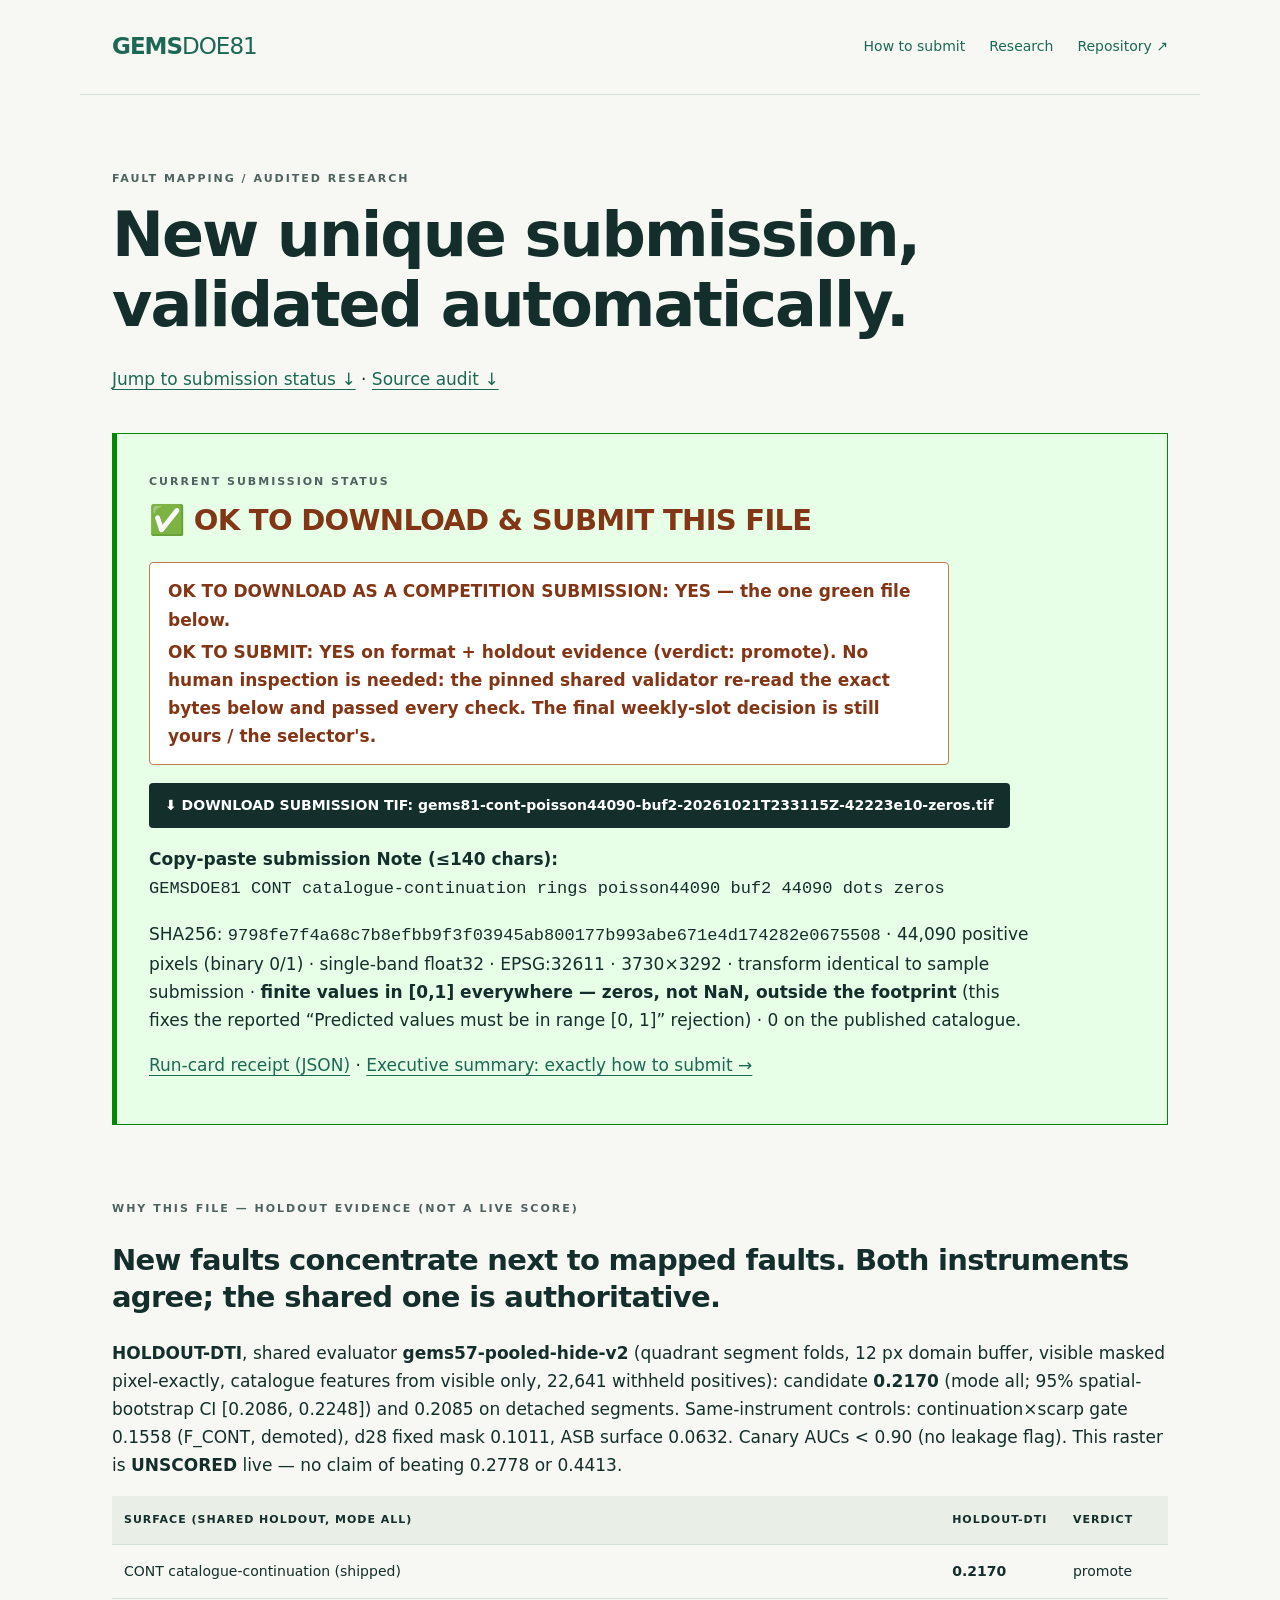
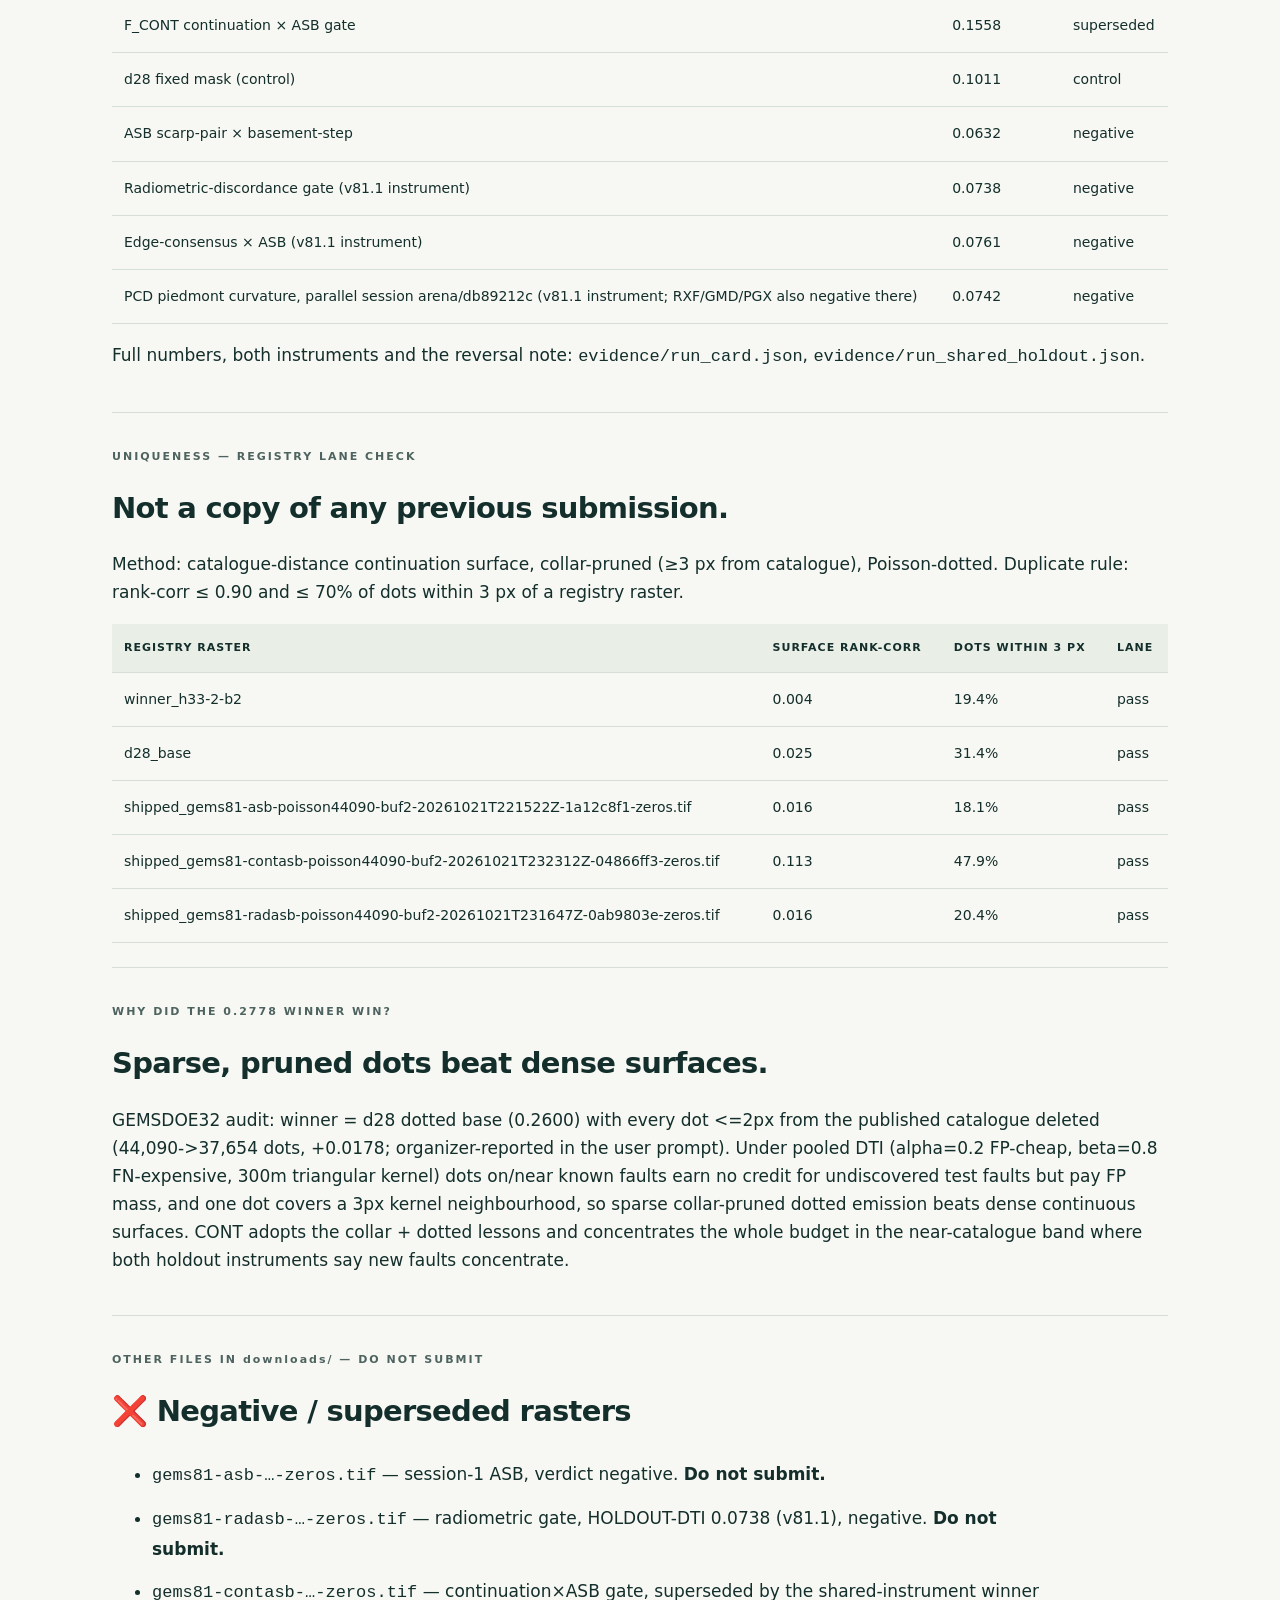
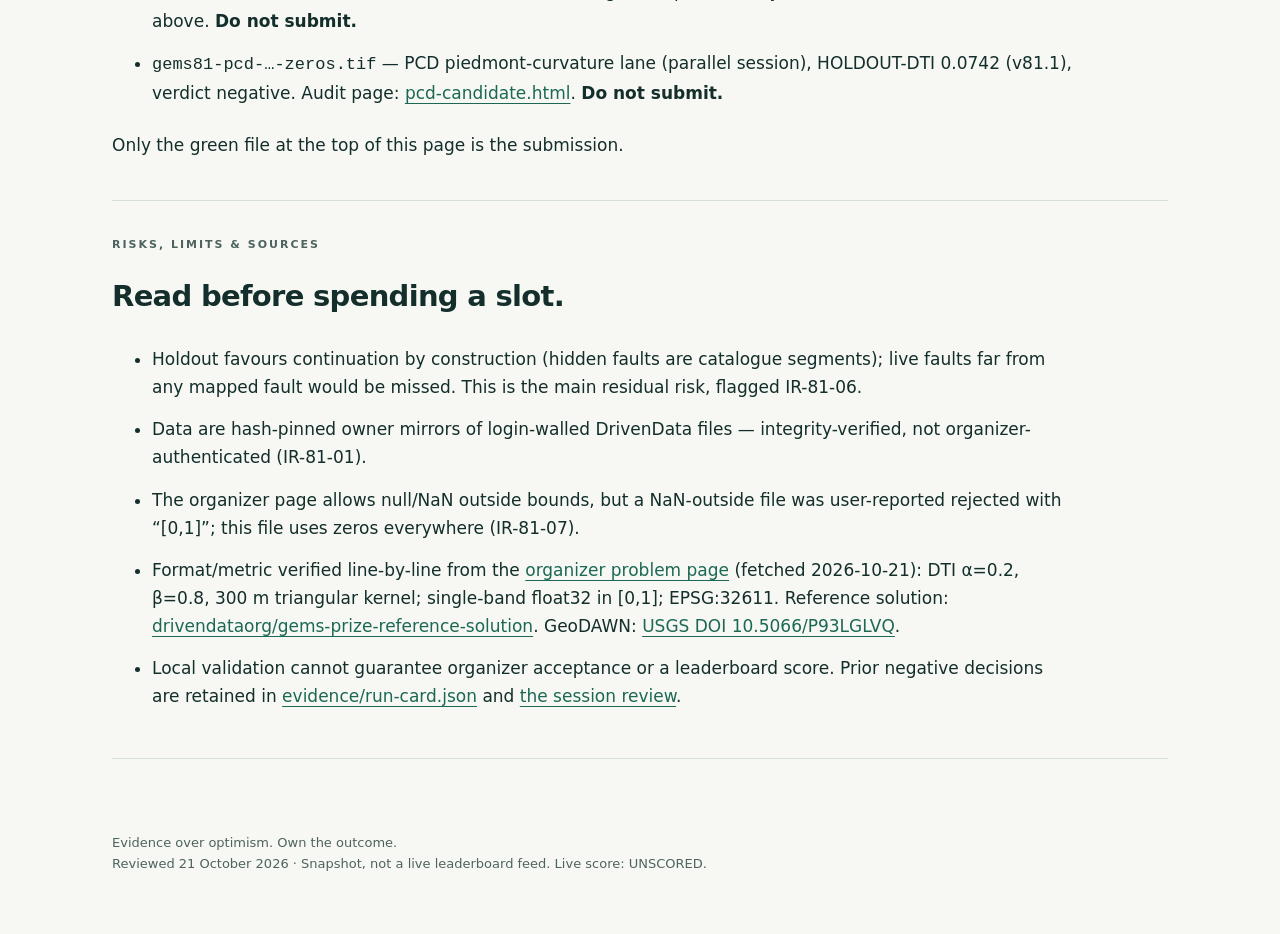
<file: index.html>
<!doctype html><html lang="en"><meta charset="utf-8"><meta name="viewport" content="width=device-width,initial-scale=1"><meta http-equiv="refresh" content="0;url=docs/index.html"><title>GEMSDOE81 · Submission audit</title><body><h1>GEMSDOE81</h1><p>Do not submit: no new TIF is authorized.</p><p><a href="docs/index.html">Open the submission audit and executive summary →</a></p></body></html>
</file>
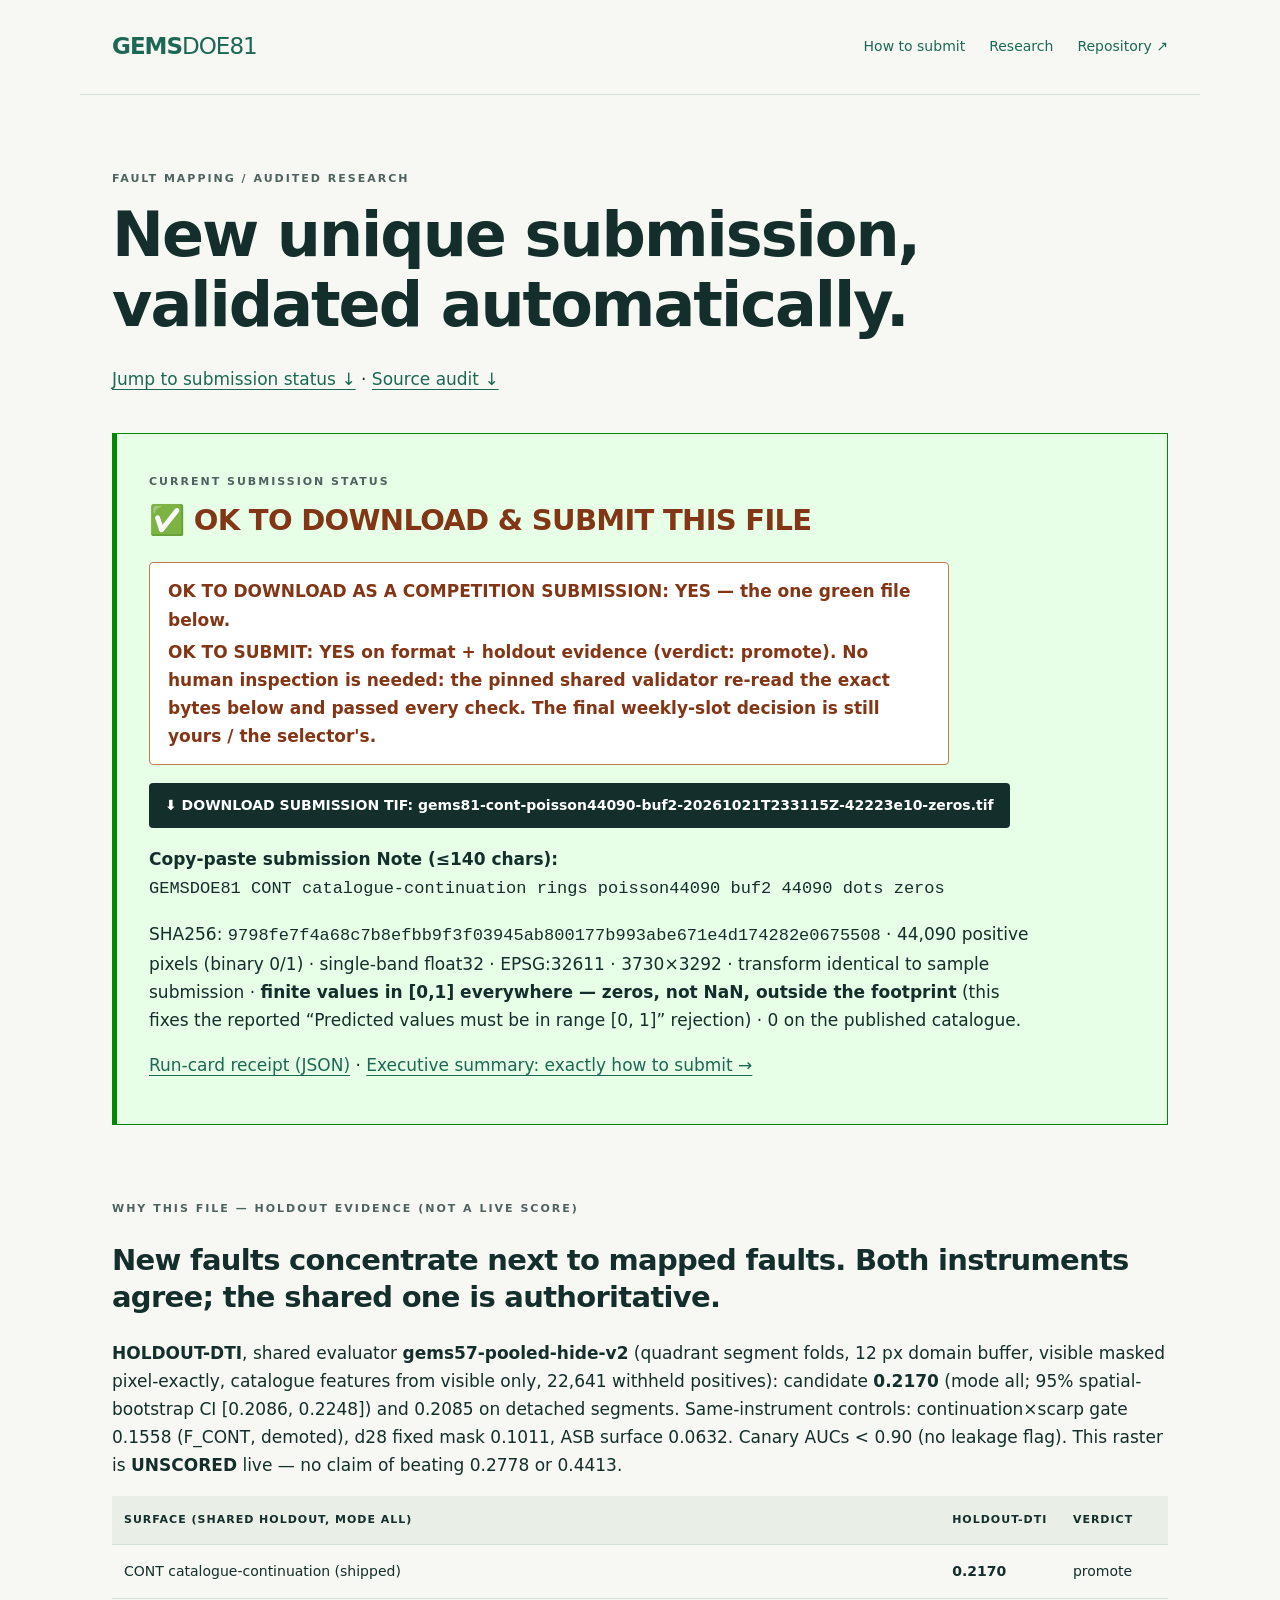
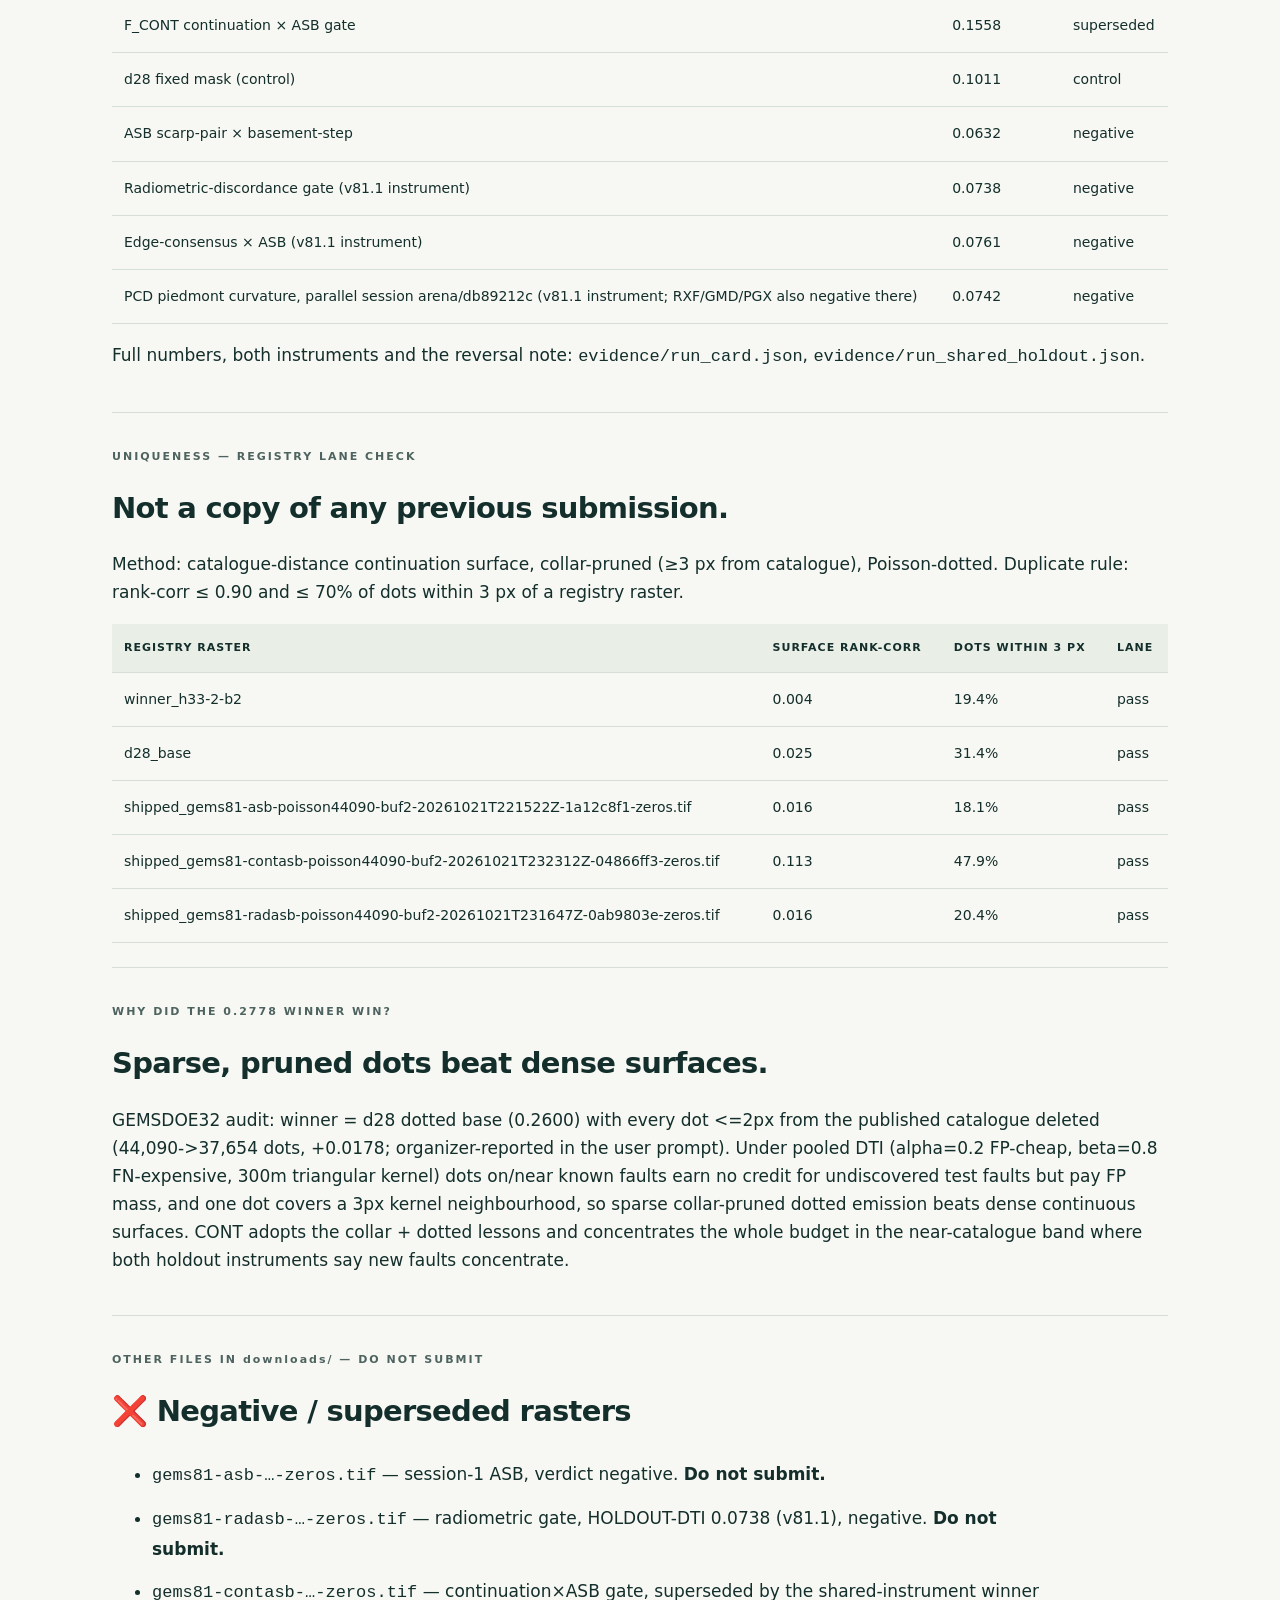
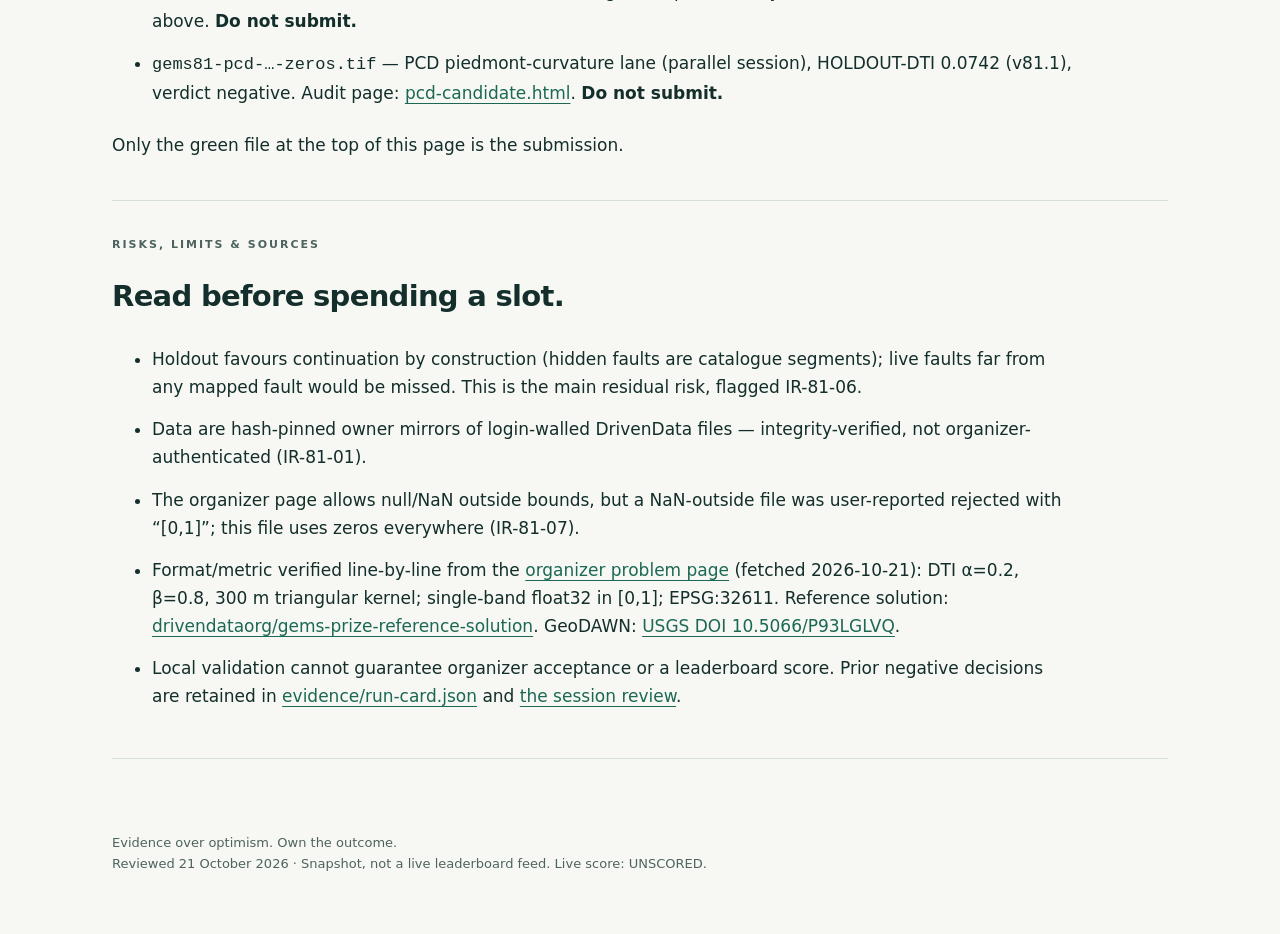
<file: docs/index.html>
<!doctype html><html lang="en"><meta charset="utf-8"><meta name="viewport" content="width=device-width, initial-scale=1"><title>GEMSDOE81 · CONT submission</title><link rel="stylesheet" href="style.css"><body><header><a class="brand" href="index.html">GEMS<span>DOE81</span></a><nav aria-label="Main navigation"><a href="executive-summary.html">How to submit</a><a href="research/review.md">Research</a><a href="https://github.com/buffedlizard55-lab/GEMSDOE81">Repository ↗</a></nav></header><main><p class="eyebrow">FAULT MAPPING / AUDITED RESEARCH</p><h1>New unique submission,<br>validated automatically.</h1><p><a href="#status">Jump to submission status ↓</a> · <a href="#sources">Source audit ↓</a></p>
<section class="stop" style="background:#e6ffe6;border-color:#080" aria-labelledby="status"><p class="eyebrow">CURRENT SUBMISSION STATUS</p>
<h2 id="status">✅ OK TO DOWNLOAD &amp; SUBMIT THIS FILE</h2>
<div class="gate-status" role="status"><p><strong>OK TO DOWNLOAD AS A COMPETITION SUBMISSION: YES — the one green file below.</strong></p>
<p><strong>OK TO SUBMIT: YES on format + holdout evidence (verdict: promote). No human inspection is needed: the pinned shared validator re-read the exact bytes below and passed every check. The final weekly-slot decision is still yours / the selector's.</strong></p></div>
<p><a class="button" href="downloads/gems81-cont-poisson44090-buf2-20261021T233115Z-42223e10-zeros.tif" download>⬇ DOWNLOAD SUBMISSION TIF: gems81-cont-poisson44090-buf2-20261021T233115Z-42223e10-zeros.tif</a></p>
<p><b>Copy-paste submission Note (≤140 chars):</b><br><code>GEMSDOE81 CONT catalogue-continuation rings poisson44090 buf2 44090 dots zeros</code></p>
<p>SHA256: <code>9798fe7f4a68c7b8efbb9f3f03945ab800177b993abe671e4d174282e0675508</code> · 44,090 positive pixels (binary 0/1) · single-band float32 · EPSG:32611 · 3730×3292 · transform identical to sample submission · <b>finite values in [0,1] everywhere — zeros, not NaN, outside the footprint</b> (this fixes the reported “Predicted values must be in range [0, 1]” rejection) · 0 on the published catalogue.</p>
<p><a href="downloads/gems81-cont-poisson44090-buf2-20261021T233115Z-42223e10-zeros.receipt.json">Run-card receipt (JSON)</a> · <a href="executive-summary.html">Executive summary: exactly how to submit →</a></p></section>
<section><p class="eyebrow">WHY THIS FILE — HOLDOUT EVIDENCE (NOT A LIVE SCORE)</p><h2>New faults concentrate next to mapped faults. Both instruments agree; the shared one is authoritative.</h2>
<p><b>HOLDOUT-DTI</b>, shared evaluator <b>gems57-pooled-hide-v2</b> (quadrant segment folds, 12 px domain buffer, visible masked pixel-exactly, catalogue features from visible only, 22,641 withheld positives): candidate <b>0.2170</b> (mode all; 95% spatial-bootstrap CI [0.2086, 0.2248]) and 0.2085 on detached segments. Same-instrument controls: continuation×scarp gate 0.1558 (F_CONT, demoted), d28 fixed mask 0.1011, ASB surface 0.0632. Canary AUCs &lt; 0.90 (no leakage flag). This raster is <b>UNSCORED</b> live — no claim of beating 0.2778 or 0.4413.</p>
<table><thead><tr><th>Surface (shared holdout, mode all)</th><th>HOLDOUT-DTI</th><th>Verdict</th></tr></thead><tbody>
<tr><td>CONT catalogue-continuation (shipped)</td><td><b>0.2170</b></td><td>promote</td></tr>
<tr><td>F_CONT continuation × ASB gate</td><td>0.1558</td><td>superseded</td></tr>
<tr><td>d28 fixed mask (control)</td><td>0.1011</td><td>control</td></tr>
<tr><td>ASB scarp-pair × basement-step</td><td>0.0632</td><td>negative</td></tr>
<tr><td>Radiometric-discordance gate (v81.1 instrument)</td><td>0.0738</td><td>negative</td></tr>
<tr><td>Edge-consensus × ASB (v81.1 instrument)</td><td>0.0761</td><td>negative</td></tr>
<tr><td>PCD piedmont curvature, parallel session arena/db89212c (v81.1 instrument; RXF/GMD/PGX also negative there)</td><td>0.0742</td><td>negative</td></tr></tbody></table>
<p>Full numbers, both instruments and the reversal note: <code>evidence/run_card.json</code>, <code>evidence/run_shared_holdout.json</code>.</p></section>
<section><p class="eyebrow">UNIQUENESS — REGISTRY LANE CHECK</p><h2>Not a copy of any previous submission.</h2>
<p>Method: catalogue-distance continuation surface, collar-pruned (≥3 px from catalogue), Poisson-dotted. Duplicate rule: rank-corr ≤ 0.90 and ≤ 70% of dots within 3 px of a registry raster.</p>
<table><thead><tr><th>Registry raster</th><th>Surface rank-corr</th><th>Dots within 3 px</th><th>Lane</th></tr></thead><tbody><tr><td>winner_h33-2-b2</td><td>0.004</td><td>19.4%</td><td>pass</td></tr><tr><td>d28_base</td><td>0.025</td><td>31.4%</td><td>pass</td></tr><tr><td>shipped_gems81-asb-poisson44090-buf2-20261021T221522Z-1a12c8f1-zeros.tif</td><td>0.016</td><td>18.1%</td><td>pass</td></tr><tr><td>shipped_gems81-contasb-poisson44090-buf2-20261021T232312Z-04866ff3-zeros.tif</td><td>0.113</td><td>47.9%</td><td>pass</td></tr><tr><td>shipped_gems81-radasb-poisson44090-buf2-20261021T231647Z-0ab9803e-zeros.tif</td><td>0.016</td><td>20.4%</td><td>pass</td></tr></tbody></table></section>
<section><p class="eyebrow">WHY DID THE 0.2778 WINNER WIN?</p><h2>Sparse, pruned dots beat dense surfaces.</h2><p>GEMSDOE32 audit: winner = d28 dotted base (0.2600) with every dot <=2px from the published catalogue deleted (44,090->37,654 dots, +0.0178; organizer-reported in the user prompt). Under pooled DTI (alpha=0.2 FP-cheap, beta=0.8 FN-expensive, 300m triangular kernel) dots on/near known faults earn no credit for undiscovered test faults but pay FP mass, and one dot covers a 3px kernel neighbourhood, so sparse collar-pruned dotted emission beats dense continuous surfaces. CONT adopts the collar + dotted lessons and concentrates the whole budget in the near-catalogue band where both holdout instruments say new faults concentrate.</p></section>
<section><p class="eyebrow">OTHER FILES IN downloads/ — DO NOT SUBMIT</p><h2>❌ Negative / superseded rasters</h2>
<ul><li><code>gems81-asb-…-zeros.tif</code> — session-1 ASB, verdict negative. <b>Do not submit.</b></li>
<li><code>gems81-radasb-…-zeros.tif</code> — radiometric gate, HOLDOUT-DTI 0.0738 (v81.1), negative. <b>Do not submit.</b></li>
<li><code>gems81-contasb-…-zeros.tif</code> — continuation×ASB gate, superseded by the shared-instrument winner above. <b>Do not submit.</b></li>
<li><code>gems81-pcd-…-zeros.tif</code> — PCD piedmont-curvature lane (parallel session), HOLDOUT-DTI 0.0742 (v81.1), verdict negative. Audit page: <a href="pcd-candidate.html">pcd-candidate.html</a>. <b>Do not submit.</b></li></ul>
<p>Only the green file at the top of this page is the submission.</p></section>
<section id="sources"><p class="eyebrow">RISKS, LIMITS &amp; SOURCES</p><h2>Read before spending a slot.</h2>
<ul><li>Holdout favours continuation by construction (hidden faults are catalogue segments); live faults far from any mapped fault would be missed. This is the main residual risk, flagged IR-81-06.</li>
<li>Data are hash-pinned owner mirrors of login-walled DrivenData files — integrity-verified, not organizer-authenticated (IR-81-01).</li>
<li>The organizer page allows null/NaN outside bounds, but a NaN-outside file was user-reported rejected with “[0,1]”; this file uses zeros everywhere (IR-81-07).</li>
<li>Format/metric verified line-by-line from the <a href="https://www.drivendata.org/competitions/306/competition-doe-gems/page/967/">organizer problem page</a> (fetched 2026-10-21): DTI α=0.2, β=0.8, 300 m triangular kernel; single-band float32 in [0,1]; EPSG:32611. Reference solution: <a href="https://github.com/drivendataorg/gems-prize-reference-solution">drivendataorg/gems-prize-reference-solution</a>. GeoDAWN: <a href="https://www.usgs.gov/data/geodawn-airborne-magnetic-and-radiometric-surveys-northwestern-great-basin-nevada-and">USGS DOI 10.5066/P93LGLVQ</a>.</li>
<li>Local validation cannot guarantee organizer acceptance or a leaderboard score. Prior negative decisions are retained in <a href="evidence/run-card.json">evidence/run-card.json</a> and <a href="research/session-review.md">the session review</a>.</li></ul></section></main><footer>Evidence over optimism. Own the outcome.<br>Reviewed 21 October 2026 · Snapshot, not a live leaderboard feed. Live score: UNSCORED.</footer></body></html>
</file>
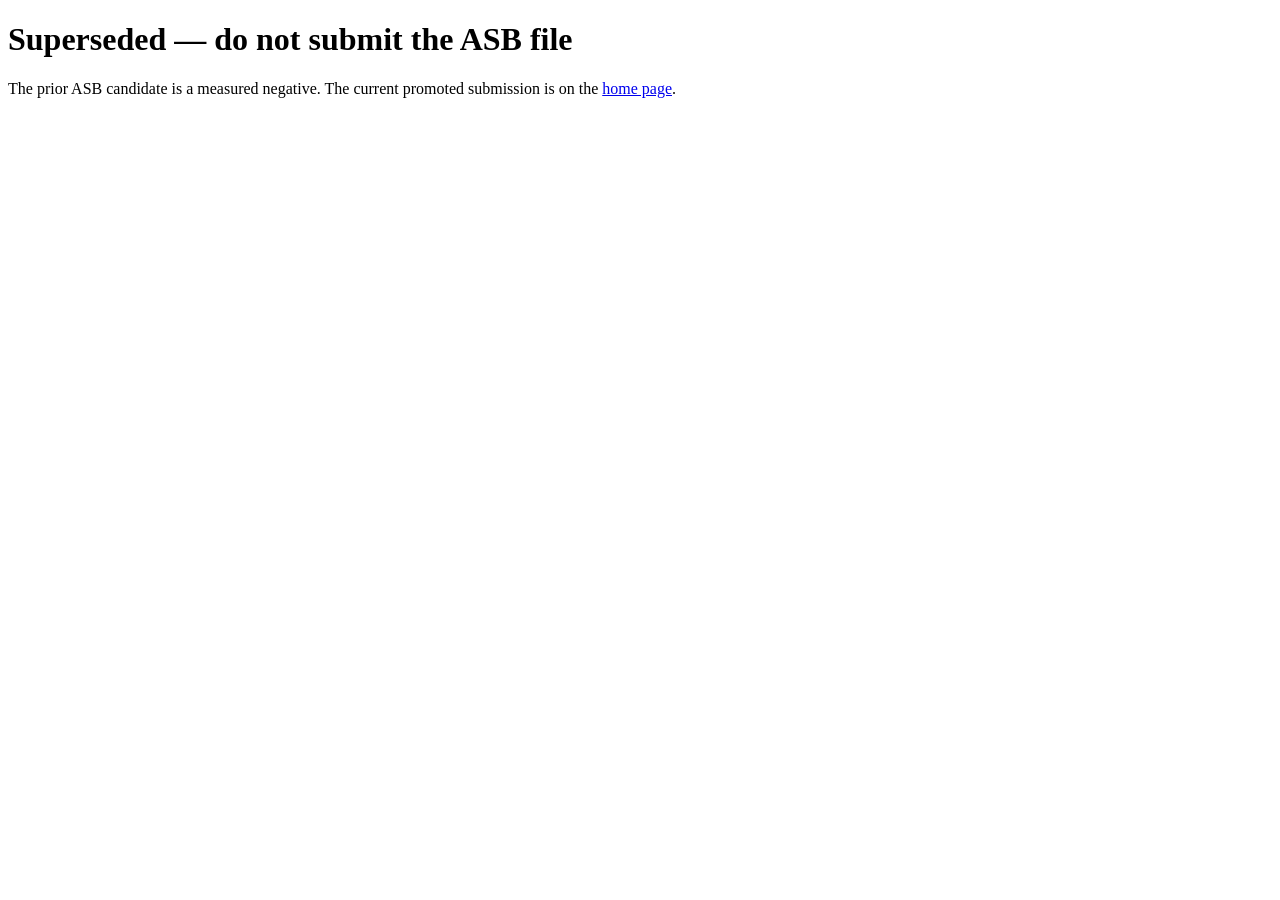
<file: docs/asb-candidate.html>
<!doctype html><html lang="en"><meta charset="utf-8"><title>Superseded</title><body><h1>Superseded — do not submit the ASB file</h1><p>The prior ASB candidate is a measured negative. The current promoted submission is on the <a href="index.html">home page</a>.</p></body></html>
</file>
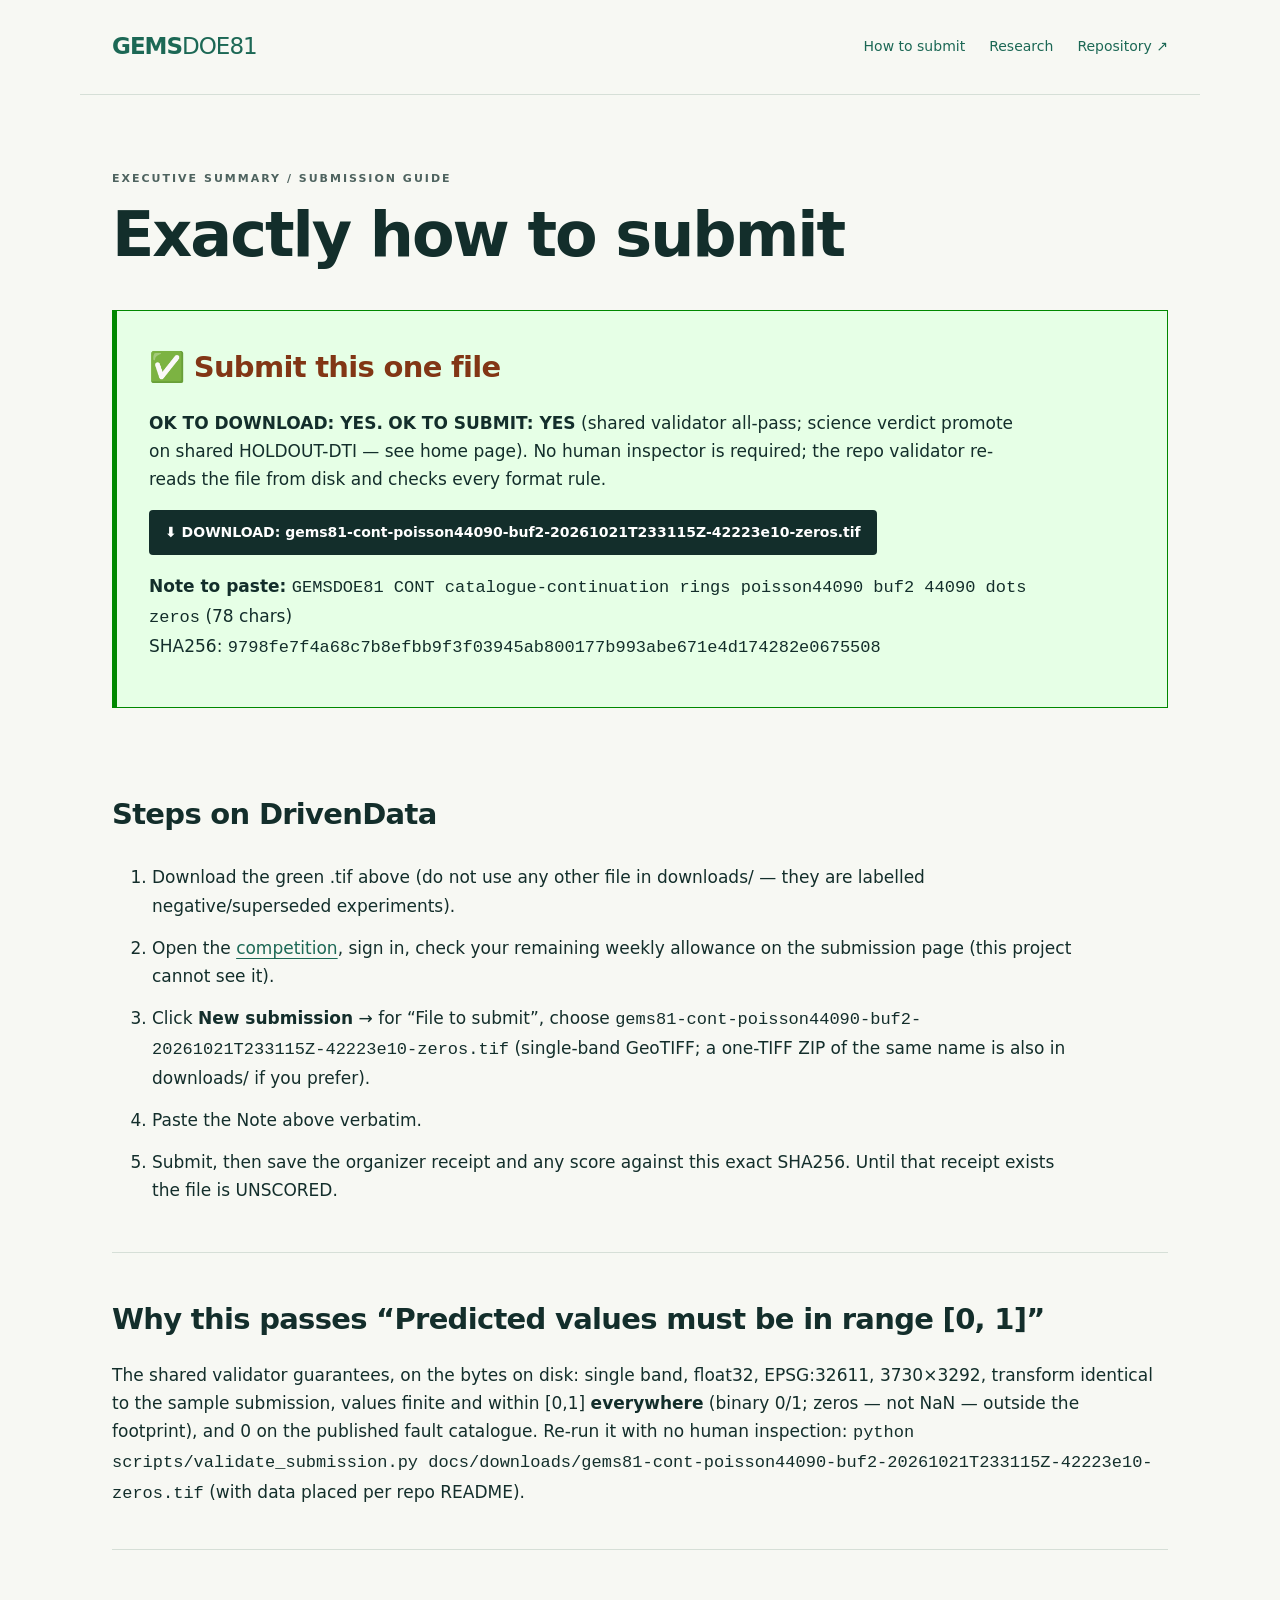
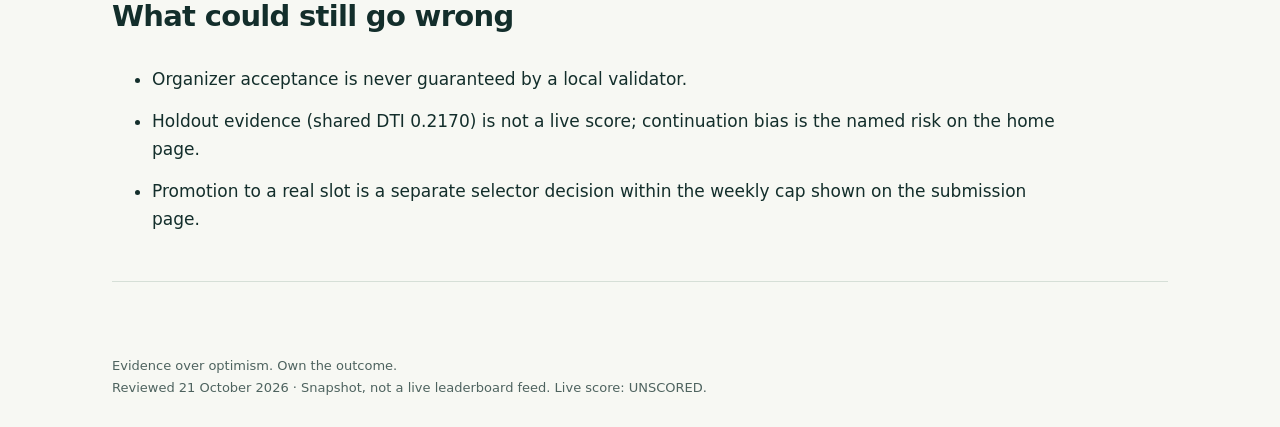
<file: docs/executive-summary.html>
<!doctype html><html lang="en"><meta charset="utf-8"><meta name="viewport" content="width=device-width, initial-scale=1"><title>GEMSDOE81 · CONT submission</title><link rel="stylesheet" href="style.css"><body><header><a class="brand" href="index.html">GEMS<span>DOE81</span></a><nav aria-label="Main navigation"><a href="executive-summary.html">How to submit</a><a href="research/review.md">Research</a><a href="https://github.com/buffedlizard55-lab/GEMSDOE81">Repository ↗</a></nav></header><main><p class="eyebrow">EXECUTIVE SUMMARY / SUBMISSION GUIDE</p><h1>Exactly how to submit</h1>
<section class="stop" style="background:#e6ffe6;border-color:#080"><h2>✅ Submit this one file</h2>
<p><strong>OK TO DOWNLOAD: YES.</strong> <strong>OK TO SUBMIT: YES</strong> (shared validator all-pass; science verdict promote on shared HOLDOUT-DTI — see home page). No human inspector is required; the repo validator re-reads the file from disk and checks every format rule.</p>
<p><a class="button" href="downloads/gems81-cont-poisson44090-buf2-20261021T233115Z-42223e10-zeros.tif" download>⬇ DOWNLOAD: gems81-cont-poisson44090-buf2-20261021T233115Z-42223e10-zeros.tif</a></p>
<p><b>Note to paste:</b> <code>GEMSDOE81 CONT catalogue-continuation rings poisson44090 buf2 44090 dots zeros</code> (78 chars)<br>SHA256: <code>9798fe7f4a68c7b8efbb9f3f03945ab800177b993abe671e4d174282e0675508</code></p></section>
<section><h2>Steps on DrivenData</h2><ol>
<li>Download the green .tif above (do not use any other file in downloads/ — they are labelled negative/superseded experiments).</li>
<li>Open the <a href="https://www.drivendata.org/competitions/306/competition-doe-gems/">competition</a>, sign in, check your remaining weekly allowance on the submission page (this project cannot see it).</li>
<li>Click <b>New submission</b> → for “File to submit”, choose <code>gems81-cont-poisson44090-buf2-20261021T233115Z-42223e10-zeros.tif</code> (single-band GeoTIFF; a one-TIFF ZIP of the same name is also in downloads/ if you prefer).</li>
<li>Paste the Note above verbatim.</li>
<li>Submit, then save the organizer receipt and any score against this exact SHA256. Until that receipt exists the file is UNSCORED.</li></ol></section>
<section><h2>Why this passes “Predicted values must be in range [0, 1]”</h2>
<p>The shared validator guarantees, on the bytes on disk: single band, float32, EPSG:32611, 3730×3292, transform identical to the sample submission, values finite and within [0,1] <b>everywhere</b> (binary 0/1; zeros — not NaN — outside the footprint), and 0 on the published fault catalogue. Re-run it with no human inspection: <code>python scripts/validate_submission.py docs/downloads/gems81-cont-poisson44090-buf2-20261021T233115Z-42223e10-zeros.tif</code> (with data placed per repo README).</p></section>
<section><h2>What could still go wrong</h2><ul><li>Organizer acceptance is never guaranteed by a local validator.</li><li>Holdout evidence (shared DTI 0.2170) is not a live score; continuation bias is the named risk on the home page.</li><li>Promotion to a real slot is a separate selector decision within the weekly cap shown on the submission page.</li></ul></section></main><footer>Evidence over optimism. Own the outcome.<br>Reviewed 21 October 2026 · Snapshot, not a live leaderboard feed. Live score: UNSCORED.</footer></body></html>
</file>
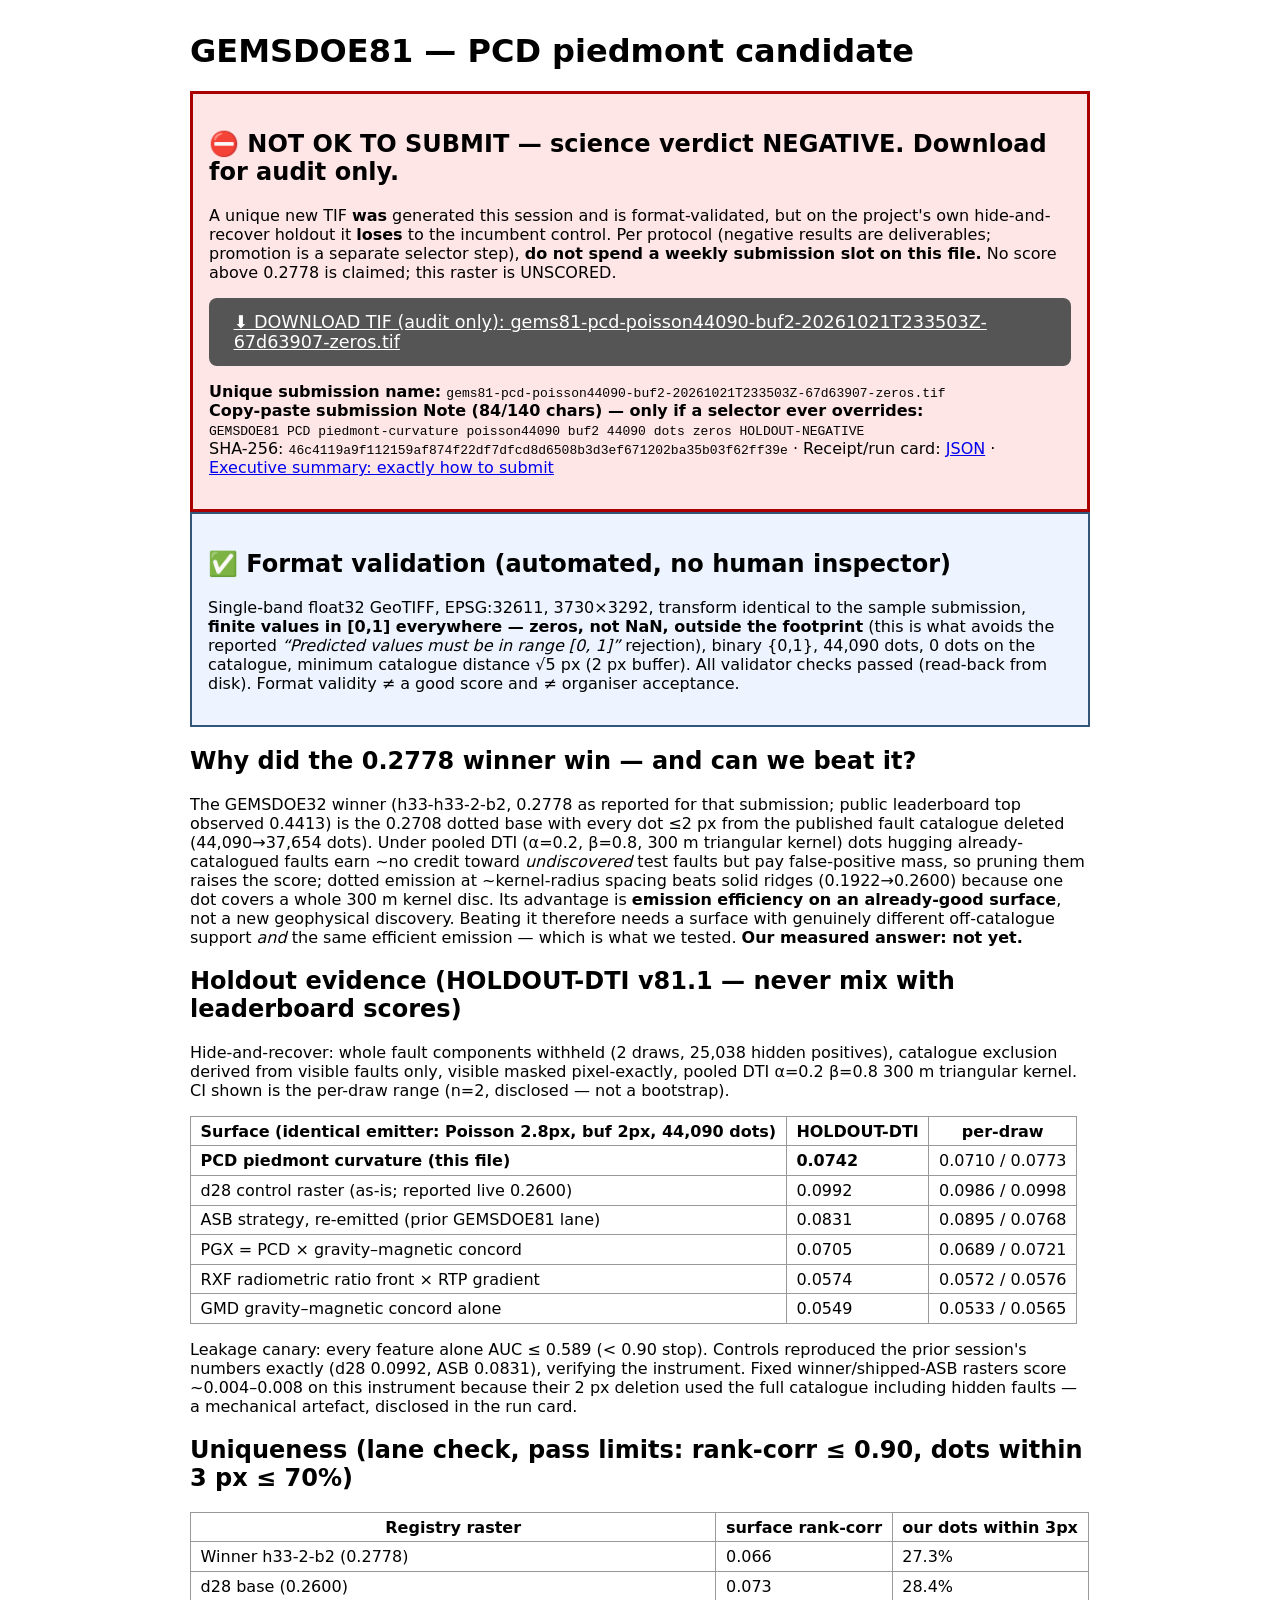
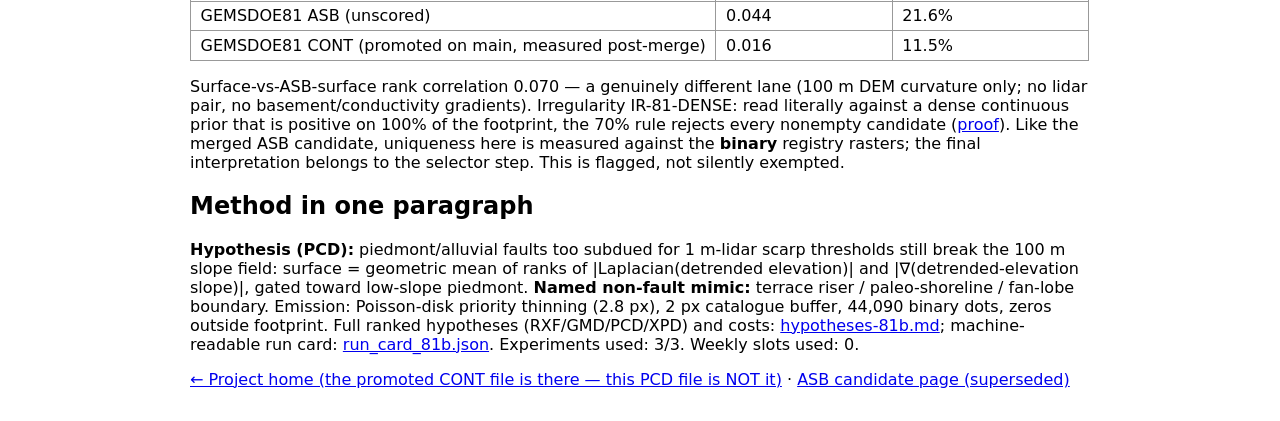
<file: docs/pcd-candidate.html>
<!doctype html><meta charset="utf-8"><title>GEMSDOE81 — PCD candidate (DO NOT SUBMIT)</title>
<style>body{font-family:system-ui;max-width:900px;margin:2em auto;padding:0 1em}.stop{background:#ffe6e6;border:3px solid #a00;padding:1em}.info{background:#eef4ff;border:2px solid #357;padding:1em}a.btn{display:inline-block;background:#555;color:#fff;padding:.8em 1.4em;font-size:1.1em;border-radius:8px}table{border-collapse:collapse}td,th{border:1px solid #999;padding:.3em .6em}</style>
<h1>GEMSDOE81 — PCD piedmont candidate</h1>
<div class="stop"><h2>⛔ NOT OK TO SUBMIT — science verdict NEGATIVE. Download for audit only.</h2>
<p>A unique new TIF <b>was</b> generated this session and is format-validated, but on the project's own
hide-and-recover holdout it <b>loses</b> to the incumbent control. Per protocol (negative results are
deliverables; promotion is a separate selector step), <b>do not spend a weekly submission slot on this file.</b>
No score above 0.2778 is claimed; this raster is UNSCORED.</p>
<p><a class="btn" href="downloads/gems81-pcd-poisson44090-buf2-20261021T233503Z-67d63907-zeros.tif">⬇ DOWNLOAD TIF (audit only): gems81-pcd-poisson44090-buf2-20261021T233503Z-67d63907-zeros.tif</a></p>
<p><b>Unique submission name:</b> <code>gems81-pcd-poisson44090-buf2-20261021T233503Z-67d63907-zeros.tif</code><br>
<b>Copy-paste submission Note (84/140 chars) — only if a selector ever overrides:</b><br>
<code>GEMSDOE81 PCD piedmont-curvature poisson44090 buf2 44090 dots zeros HOLDOUT-NEGATIVE</code><br>
SHA-256: <code>46c4119a9f112159af874f22df7dfcd8d6508b3d3ef671202ba35b03f62ff39e</code> ·
Receipt/run card: <a href="downloads/gems81-pcd-poisson44090-buf2-20261021T233503Z-67d63907-zeros.receipt.json">JSON</a> ·
<a href="executive-summary.html">Executive summary: exactly how to submit</a></p></div>

<div class="info"><h2>✅ Format validation (automated, no human inspector)</h2>
<p>Single-band float32 GeoTIFF, EPSG:32611, 3730×3292, transform identical to the sample submission,
<b>finite values in [0,1] everywhere — zeros, not NaN, outside the footprint</b> (this is what avoids the
reported <i>“Predicted values must be in range [0, 1]”</i> rejection), binary {0,1}, 44,090 dots,
0 dots on the catalogue, minimum catalogue distance √5 px (2&nbsp;px buffer). All validator checks passed
(read-back from disk). Format validity ≠ a good score and ≠ organiser acceptance.</p></div>

<h2>Why did the 0.2778 winner win — and can we beat it?</h2>
<p>The GEMSDOE32 winner (h33-h33-2-b2, 0.2778 as reported for that submission; public leaderboard top
observed 0.4413) is the 0.2708 dotted base with every dot ≤2&nbsp;px from the published fault catalogue
deleted (44,090→37,654 dots). Under pooled DTI (α=0.2, β=0.8, 300&nbsp;m triangular kernel) dots hugging
already-catalogued faults earn ~no credit toward <i>undiscovered</i> test faults but pay false-positive
mass, so pruning them raises the score; dotted emission at ~kernel-radius spacing beats solid ridges
(0.1922→0.2600) because one dot covers a whole 300&nbsp;m kernel disc. Its advantage is <b>emission
efficiency on an already-good surface</b>, not a new geophysical discovery. Beating it therefore needs a
surface with genuinely different off-catalogue support <i>and</i> the same efficient emission — which is
what we tested. <b>Our measured answer: not yet.</b></p>

<h2>Holdout evidence (HOLDOUT-DTI v81.1 — never mix with leaderboard scores)</h2>
<p>Hide-and-recover: whole fault components withheld (2 draws, 25,038 hidden positives), catalogue
exclusion derived from visible faults only, visible masked pixel-exactly, pooled DTI α=0.2 β=0.8
300&nbsp;m triangular kernel. CI shown is the per-draw range (n=2, disclosed — not a bootstrap).</p>
<table><tr><th>Surface (identical emitter: Poisson 2.8px, buf 2px, 44,090 dots)</th><th>HOLDOUT-DTI</th><th>per-draw</th></tr>
<tr><td><b>PCD piedmont curvature (this file)</b></td><td><b>0.0742</b></td><td>0.0710 / 0.0773</td></tr>
<tr><td>d28 control raster (as-is; reported live 0.2600)</td><td>0.0992</td><td>0.0986 / 0.0998</td></tr>
<tr><td>ASB strategy, re-emitted (prior GEMSDOE81 lane)</td><td>0.0831</td><td>0.0895 / 0.0768</td></tr>
<tr><td>PGX = PCD × gravity–magnetic concord</td><td>0.0705</td><td>0.0689 / 0.0721</td></tr>
<tr><td>RXF radiometric ratio front × RTP gradient</td><td>0.0574</td><td>0.0572 / 0.0576</td></tr>
<tr><td>GMD gravity–magnetic concord alone</td><td>0.0549</td><td>0.0533 / 0.0565</td></tr></table>
<p>Leakage canary: every feature alone AUC ≤ 0.589 (&lt; 0.90 stop). Controls reproduced the prior
session's numbers exactly (d28 0.0992, ASB 0.0831), verifying the instrument. Fixed winner/shipped-ASB
rasters score ~0.004–0.008 on this instrument because their 2&nbsp;px deletion used the full catalogue
including hidden faults — a mechanical artefact, disclosed in the run card.</p>

<h2>Uniqueness (lane check, pass limits: rank-corr ≤ 0.90, dots within 3&nbsp;px ≤ 70%)</h2>
<table><tr><th>Registry raster</th><th>surface rank-corr</th><th>our dots within 3px</th></tr>
<tr><td>Winner h33-2-b2 (0.2778)</td><td>0.066</td><td>27.3%</td></tr>
<tr><td>d28 base (0.2600)</td><td>0.073</td><td>28.4%</td></tr>
<tr><td>GEMSDOE81 ASB (unscored)</td><td>0.044</td><td>21.6%</td></tr>
<tr><td>GEMSDOE81 CONT (promoted on main, measured post-merge)</td><td>0.016</td><td>11.5%</td></tr></table>
<p>Surface-vs-ASB-surface rank correlation 0.070 — a genuinely different lane (100&nbsp;m DEM curvature
only; no lidar pair, no basement/conductivity gradients). Irregularity IR-81-DENSE: read literally
against a dense continuous prior that is positive on 100% of the footprint, the 70% rule rejects every
nonempty candidate (<a href="evidence/preflight.json">proof</a>). Like the merged ASB candidate, uniqueness
here is measured against the <b>binary</b> registry rasters; the final interpretation belongs to the
selector step. This is flagged, not silently exempted.</p>

<h2>Method in one paragraph</h2>
<p><b>Hypothesis (PCD):</b> piedmont/alluvial faults too subdued for 1&nbsp;m-lidar scarp thresholds still
break the 100&nbsp;m slope field: surface = geometric mean of ranks of |Laplacian(detrended elevation)|
and |∇(detrended-elevation slope)|, gated toward low-slope piedmont. <b>Named non-fault mimic:</b>
terrace riser / paleo-shoreline / fan-lobe boundary. Emission: Poisson-disk priority thinning
(2.8&nbsp;px), 2&nbsp;px catalogue buffer, 44,090 binary dots, zeros outside footprint. Full ranked
hypotheses (RXF/GMD/PCD/XPD) and costs: <a href="hypotheses-81b.md">hypotheses-81b.md</a>; machine-readable
run card: <a href="evidence/run_card_81b.json">run_card_81b.json</a>. Experiments used: 3/3. Weekly slots used: 0.</p>
<p><a href="index.html">← Project home (the promoted CONT file is there — this PCD file is NOT it)</a> · <a href="asb-candidate.html">ASB candidate page (superseded)</a></p>
</file>
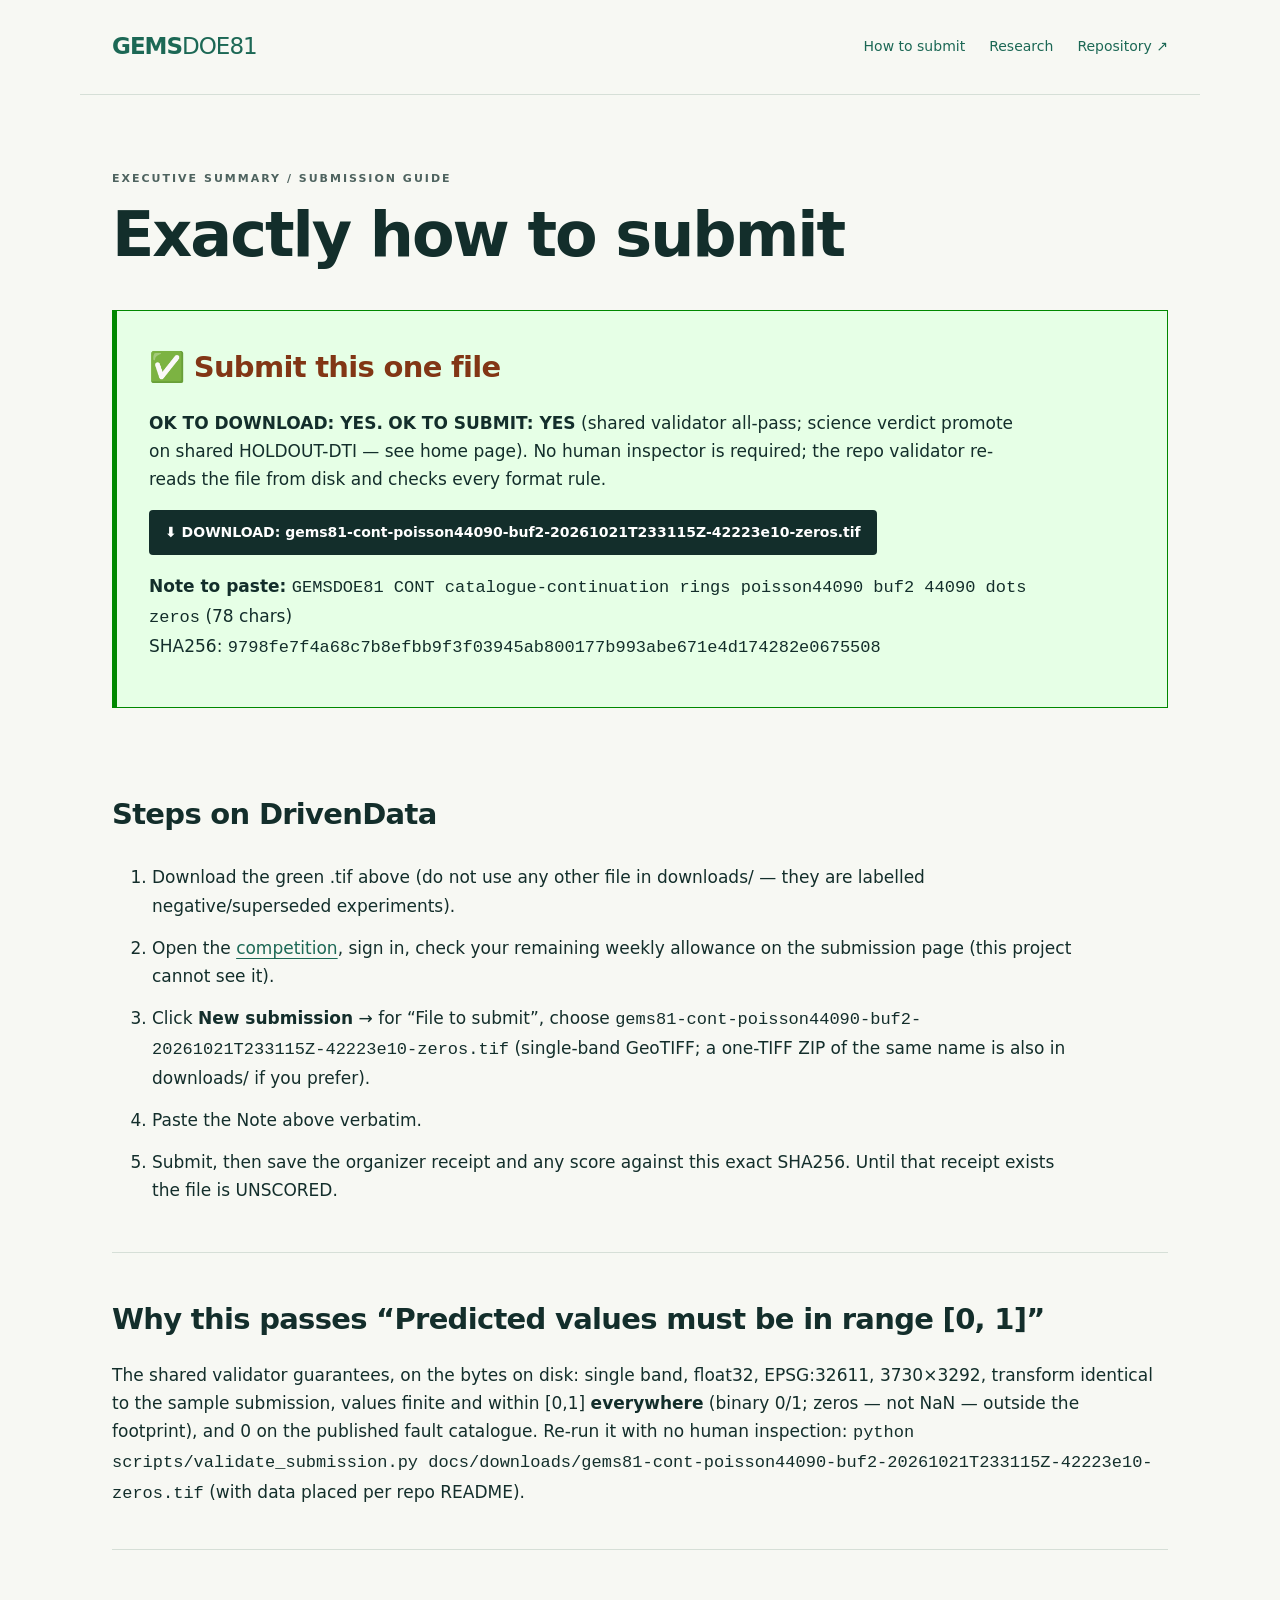
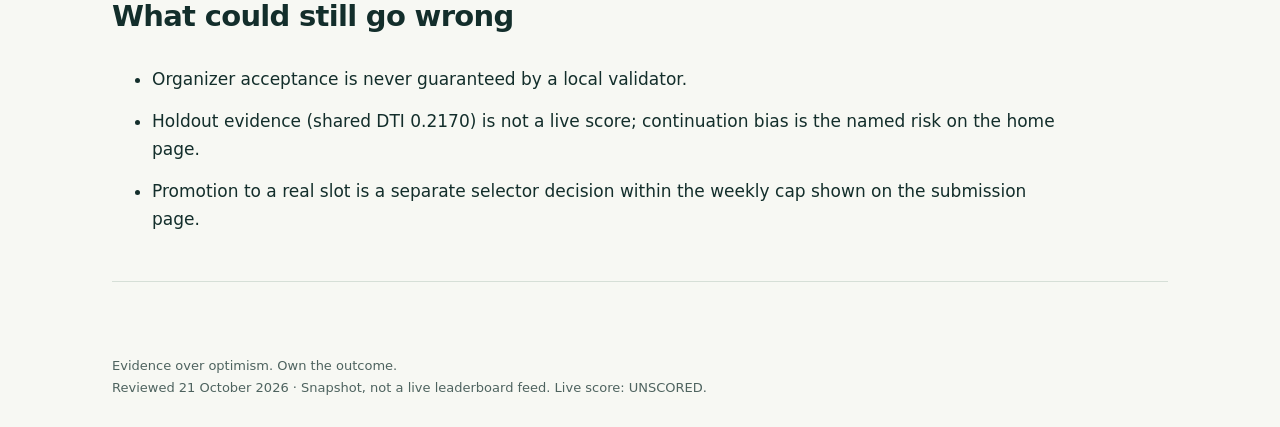
<file: docs/submit.html>
<!doctype html><html lang="en"><meta charset="utf-8"><meta http-equiv="refresh" content="0;url=executive-summary.html"><title>Submission instructions</title><body><p>✅ One promoted submission is available.</p><p><a href="executive-summary.html">Executive summary and exact submission steps →</a></p></body></html>
</file>
<file: docs/style.css>
:root{color-scheme:light;--ink:#132e2b;--muted:#4e635f;--line:#d6dfd7;--accent:#1c6855}*{box-sizing:border-box}body{margin:0;background:#f7f8f3;color:var(--ink);font:17px/1.65 system-ui,sans-serif}header,main,footer{max-width:1120px;margin:auto;padding:28px 32px}header{display:flex;justify-content:space-between;gap:24px;align-items:center;border-bottom:1px solid var(--line)}a{color:var(--accent);text-underline-offset:4px}a:hover{color:#0b3f30}.brand{text-decoration:none;font-size:23px;font-weight:800;letter-spacing:-1px}.brand span{font-weight:400}nav{display:flex;gap:24px;font-size:14px}nav a{text-decoration:none}main{padding-top:64px}h1{font-size:clamp(36px,5.5vw,62px);line-height:1.12;letter-spacing:-2px;max-width:950px;margin:12px 0 26px}h2{font-size:29px;line-height:1.25;letter-spacing:-.7px}h3{font-size:24px;line-height:1.3}.eyebrow{font-size:11px;letter-spacing:2px;font-weight:750;color:var(--muted)}.lead{font-size:21px;color:var(--muted);max-width:760px}.stop{background:#fff3e8;border:1px solid #bd7c4e;border-left:5px solid #a34b26;padding:28px 32px;margin:40px 0}.stop h2{color:#823615;margin-top:10px}.stop p{max-width:880px}.gate-status{background:#fff;border:1px solid #bd7c4e;border-radius:4px;padding:10px 18px;margin:18px 0;max-width:800px}.gate-status p{margin:4px 0;color:#823615;font-weight:750}button,.button{display:inline-block;border-radius:4px;padding:12px 16px;font:600 14px/1.5 system-ui}button:disabled{background:#eadbd0;border:1px solid #9c7862;color:#5e483a;cursor:not-allowed}.button{background:var(--ink);color:white;text-decoration:none}.button:hover{color:#d1f1e3}.metrics{display:grid;grid-template-columns:repeat(3,1fr);gap:30px;border-bottom:1px solid var(--line)}.metrics span{font:12px ui-monospace,monospace;color:var(--accent)}.metrics p{font-size:15px;color:var(--muted)}section{padding:24px 0}main>section:not(.stop){border-bottom:1px solid var(--line)}li{padding:7px 0;max-width:920px}.table-wrap{overflow-x:auto}table{border-collapse:collapse;width:100%;font-size:14px;min-width:650px}th,td{padding:15px 12px;border-bottom:1px solid var(--line);text-align:left;vertical-align:top}th{font-size:11px;letter-spacing:1px;text-transform:uppercase;background:#e9eee6}footer{color:var(--muted);font-size:13px;padding-top:45px;padding-bottom:45px}@media(max-width:700px){header,main,footer{padding-left:20px;padding-right:20px}header{align-items:flex-start;flex-direction:column}nav{gap:16px;flex-wrap:wrap}.metrics{grid-template-columns:1fr;gap:0}.metrics section{padding:15px 0}.stop{padding:20px}h1{letter-spacing:-1px}main{padding-top:38px}}
</file>
